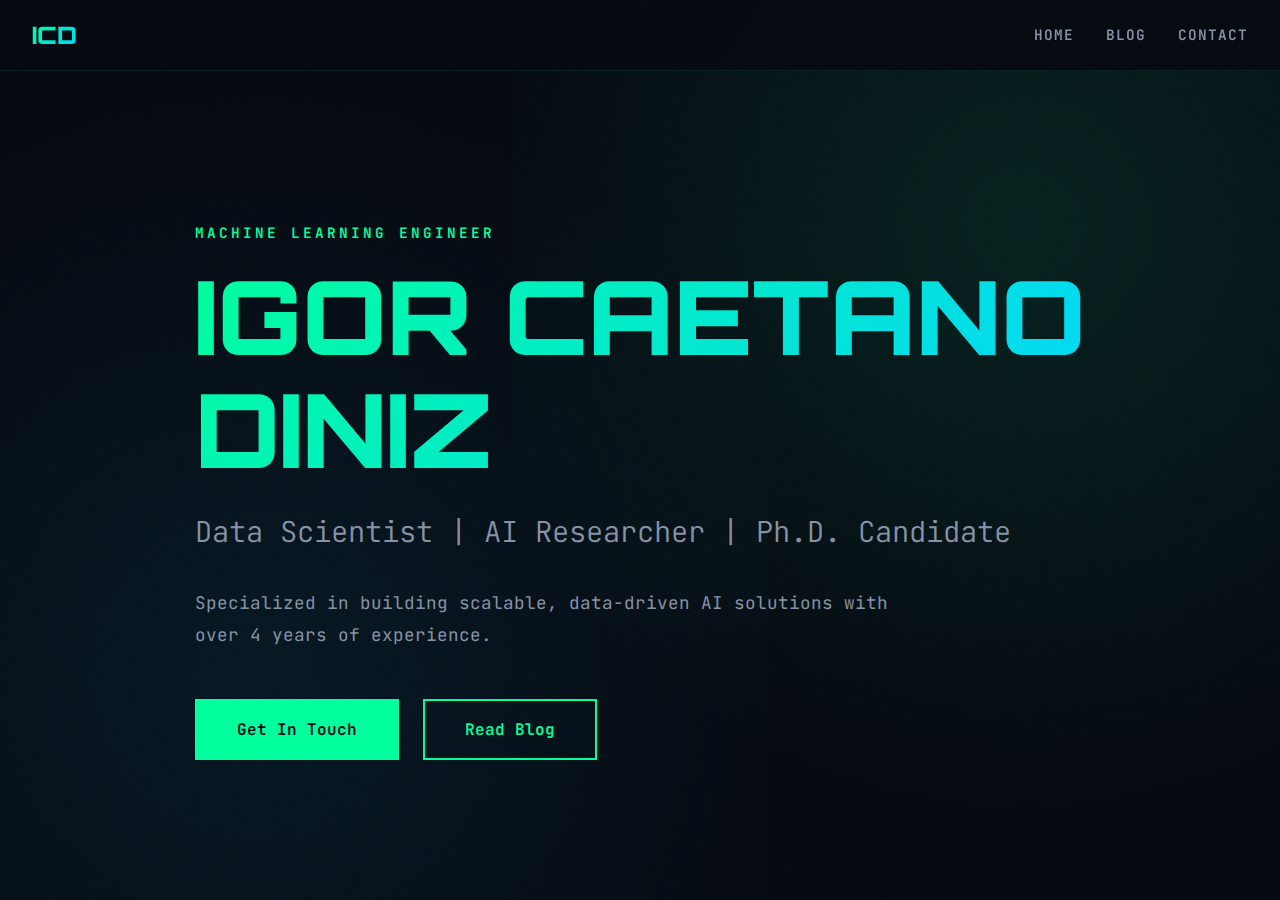
<file: index.html>
<!DOCTYPE html>
<html lang="en">
<head>
    <meta charset="UTF-8">
    <meta name="viewport" content="width=device-width, initial-scale=1.0">
    <title>Igor Caetano Diniz - ML Engineer & Data Scientist</title>
    <link rel="preconnect" href="https://fonts.googleapis.com">
    <link rel="preconnect" href="https://fonts.gstatic.com" crossorigin>
    <link href="https://fonts.googleapis.com/css2?family=Orbitron:wght@700;900&family=JetBrains+Mono:wght@300;400;600&display=swap" rel="stylesheet">
    <style>
        :root {
            --primary: #00ff9d;
            --secondary: #00d4ff;
            --dark: #0a0e1a;
            --darker: #050810;
            --text: #e0e6ed;
            --text-dim: #8892a6;
            --accent: #ff006e;
        }

        * {
            margin: 0;
            padding: 0;
            box-sizing: border-box;
        }

        body {
            font-family: 'JetBrains Mono', monospace;
            background: var(--darker);
            color: var(--text);
            line-height: 1.6;
            overflow-x: hidden;
        }

        .grain {
            position: fixed;
            top: 0;
            left: 0;
            width: 100%;
            height: 100%;
            pointer-events: none;
            opacity: 0.03;
            z-index: 1000;
            background-image: url("data:image/svg+xml,%3Csvg viewBox='0 0 400 400' xmlns='http://www.w3.org/2000/svg'%3E%3Cfilter id='noiseFilter'%3E%3CfeTurbulence type='fractalNoise' baseFrequency='4' numOctaves='4' /%3E%3C/filter%3E%3Crect width='100%25' height='100%25' filter='url(%23noiseFilter)' /%3E%3C/svg%3E");
        }

        /* Navigation */
        nav {
            position: fixed;
            top: 0;
            left: 0;
            right: 0;
            background: rgba(5, 8, 16, 0.95);
            backdrop-filter: blur(10px);
            border-bottom: 1px solid rgba(0, 255, 157, 0.1);
            padding: 1rem 0;
            z-index: 100;
            animation: slideDown 0.6s ease-out;
        }

        @keyframes slideDown {
            from {
                transform: translateY(-100%);
            }
            to {
                transform: translateY(0);
            }
        }

        .nav-container {
            max-width: 1400px;
            margin: 0 auto;
            padding: 0 2rem;
            display: flex;
            justify-content: space-between;
            align-items: center;
        }

        .nav-logo {
            font-family: 'Orbitron', sans-serif;
            font-size: 1.5rem;
            font-weight: 900;
            background: linear-gradient(135deg, var(--primary) 0%, var(--secondary) 100%);
            -webkit-background-clip: text;
            -webkit-text-fill-color: transparent;
            background-clip: text;
            text-decoration: none;
        }

        .nav-links {
            display: flex;
            gap: 2rem;
            list-style: none;
        }

        .nav-links a {
            color: var(--text-dim);
            text-decoration: none;
            font-size: 0.9rem;
            font-weight: 600;
            text-transform: uppercase;
            letter-spacing: 1px;
            transition: all 0.3s ease;
            position: relative;
        }

        .nav-links a::after {
            content: '';
            position: absolute;
            bottom: -5px;
            left: 0;
            width: 0;
            height: 2px;
            background: var(--primary);
            transition: width 0.3s ease;
        }

        .nav-links a:hover {
            color: var(--primary);
        }

        .nav-links a:hover::after {
            width: 100%;
        }

        .nav-toggle {
            display: none;
            flex-direction: column;
            gap: 5px;
            cursor: pointer;
        }

        .nav-toggle span {
            width: 25px;
            height: 2px;
            background: var(--primary);
            transition: all 0.3s ease;
        }

        .container {
            max-width: 1400px;
            margin: 0 auto;
            padding: 0 2rem;
        }

        /* Hero Section */
        .hero {
            min-height: 100vh;
            display: flex;
            align-items: center;
            position: relative;
            overflow: hidden;
            padding-top: 80px;
        }

        .hero::before {
            content: '';
            position: absolute;
            top: -50%;
            right: -20%;
            width: 80%;
            height: 150%;
            background: radial-gradient(circle, rgba(0, 255, 157, 0.1) 0%, transparent 70%);
            animation: float 20s ease-in-out infinite;
        }

        .hero::after {
            content: '';
            position: absolute;
            bottom: -50%;
            left: -20%;
            width: 80%;
            height: 150%;
            background: radial-gradient(circle, rgba(0, 212, 255, 0.08) 0%, transparent 70%);
            animation: float 25s ease-in-out infinite reverse;
        }

        @keyframes float {
            0%, 100% { transform: translate(0, 0) rotate(0deg); }
            33% { transform: translate(30px, -30px) rotate(5deg); }
            66% { transform: translate(-20px, 20px) rotate(-5deg); }
        }

        .hero-content {
            position: relative;
            z-index: 2;
            animation: fadeInUp 1s ease-out;
        }

        @keyframes fadeInUp {
            from {
                opacity: 0;
                transform: translateY(30px);
            }
            to {
                opacity: 1;
                transform: translateY(0);
            }
        }

        .hero-label {
            font-size: 0.9rem;
            color: var(--primary);
            font-weight: 600;
            letter-spacing: 3px;
            text-transform: uppercase;
            margin-bottom: 1rem;
            display: inline-block;
            animation: fadeInUp 1s ease-out 0.2s backwards;
        }

        .hero-title {
            font-family: 'Orbitron', sans-serif;
            font-size: clamp(3rem, 8vw, 6.5rem);
            font-weight: 900;
            line-height: 1.1;
            margin-bottom: 1.5rem;
            background: linear-gradient(135deg, var(--primary) 0%, var(--secondary) 100%);
            -webkit-background-clip: text;
            -webkit-text-fill-color: transparent;
            background-clip: text;
            animation: fadeInUp 1s ease-out 0.4s backwards;
        }

        .hero-subtitle {
            font-size: clamp(1.2rem, 3vw, 1.8rem);
            color: var(--text-dim);
            margin-bottom: 2rem;
            font-weight: 300;
            animation: fadeInUp 1s ease-out 0.6s backwards;
        }

        .hero-description {
            max-width: 700px;
            font-size: 1.1rem;
            line-height: 1.8;
            margin-bottom: 3rem;
            color: var(--text-dim);
            animation: fadeInUp 1s ease-out 0.8s backwards;
        }

        .cta-buttons {
            display: flex;
            gap: 1.5rem;
            flex-wrap: wrap;
            animation: fadeInUp 1s ease-out 1s backwards;
        }

        .btn {
            padding: 1rem 2.5rem;
            font-family: 'JetBrains Mono', monospace;
            font-size: 1rem;
            font-weight: 600;
            text-decoration: none;
            border: 2px solid;
            cursor: pointer;
            transition: all 0.3s ease;
            position: relative;
            overflow: hidden;
        }

        .btn-primary {
            background: var(--primary);
            color: var(--darker);
            border-color: var(--primary);
        }

        .btn-primary::before {
            content: '';
            position: absolute;
            top: 50%;
            left: 50%;
            width: 0;
            height: 0;
            background: var(--secondary);
            border-radius: 50%;
            transform: translate(-50%, -50%);
            transition: width 0.6s ease, height 0.6s ease;
        }

        .btn-primary:hover::before {
            width: 300px;
            height: 300px;
        }

        .btn-primary span {
            position: relative;
            z-index: 1;
        }

        .btn-secondary {
            background: transparent;
            color: var(--primary);
            border-color: var(--primary);
        }

        .btn-secondary:hover {
            background: var(--primary);
            color: var(--darker);
            transform: translateY(-2px);
            box-shadow: 0 10px 30px rgba(0, 255, 157, 0.3);
        }

        /* Sections - rest of CSS remains the same */
        .section {
            padding: 8rem 0;
            position: relative;
        }

        .section-title {
            font-family: 'Orbitron', sans-serif;
            font-size: clamp(2.5rem, 5vw, 4rem);
            font-weight: 900;
            margin-bottom: 1rem;
            background: linear-gradient(135deg, var(--primary) 0%, var(--secondary) 100%);
            -webkit-background-clip: text;
            -webkit-text-fill-color: transparent;
            background-clip: text;
        }

        .section-subtitle {
            color: var(--text-dim);
            font-size: 1.2rem;
            margin-bottom: 4rem;
            font-weight: 300;
        }

        /* Responsive */
        @media (max-width: 768px) {
            .nav-links {
                display: none;
                position: absolute;
                top: 100%;
                left: 0;
                right: 0;
                background: rgba(5, 8, 16, 0.98);
                flex-direction: column;
                padding: 2rem;
                border-bottom: 1px solid rgba(0, 255, 157, 0.1);
            }

            .nav-links.active {
                display: flex;
            }

            .nav-toggle {
                display: flex;
            }
        }

        /* I'll continue with remaining styles... */
    </style>
</head>
<body>
    <div class="grain"></div>

    <!-- Navigation -->
    <nav>
        <div class="nav-container">
            <a href="index.html" class="nav-logo">ICD</a>
            <ul class="nav-links" id="navLinks">
                <li><a href="index.html">Home</a></li>
                <li><a href="blog.html">Blog</a></li>
                <li><a href="#contact">Contact</a></li>
            </ul>
            <div class="nav-toggle" id="navToggle">
                <span></span>
                <span></span>
                <span></span>
            </div>
        </div>
    </nav>

    <!-- Hero and rest of content -->
    <section class="hero">
        <div class="container">
            <div class="hero-content">
                <div class="hero-label">Machine Learning Engineer</div>
                <h1 class="hero-title">IGOR CAETANO<br>DINIZ</h1>
                <p class="hero-subtitle">Data Scientist | AI Researcher | Ph.D. Candidate</p>
                <p class="hero-description">
                    Specialized in building scalable, data-driven AI solutions with over 4 years of experience.
                </p>
                <div class="cta-buttons">
                    <a href="#contact" class="btn btn-primary"><span>Get In Touch</span></a>
                    <a href="blog.html" class="btn btn-secondary">Read Blog</a>
                </div>
            </div>
        </div>
    </section>

    <script>
        const navToggle = document.getElementById('navToggle');
        const navLinks = document.getElementById('navLinks');
        navToggle.addEventListener('click', () => {
            navLinks.classList.toggle('active');
        });
    </script>
</body>
</html>
</file>
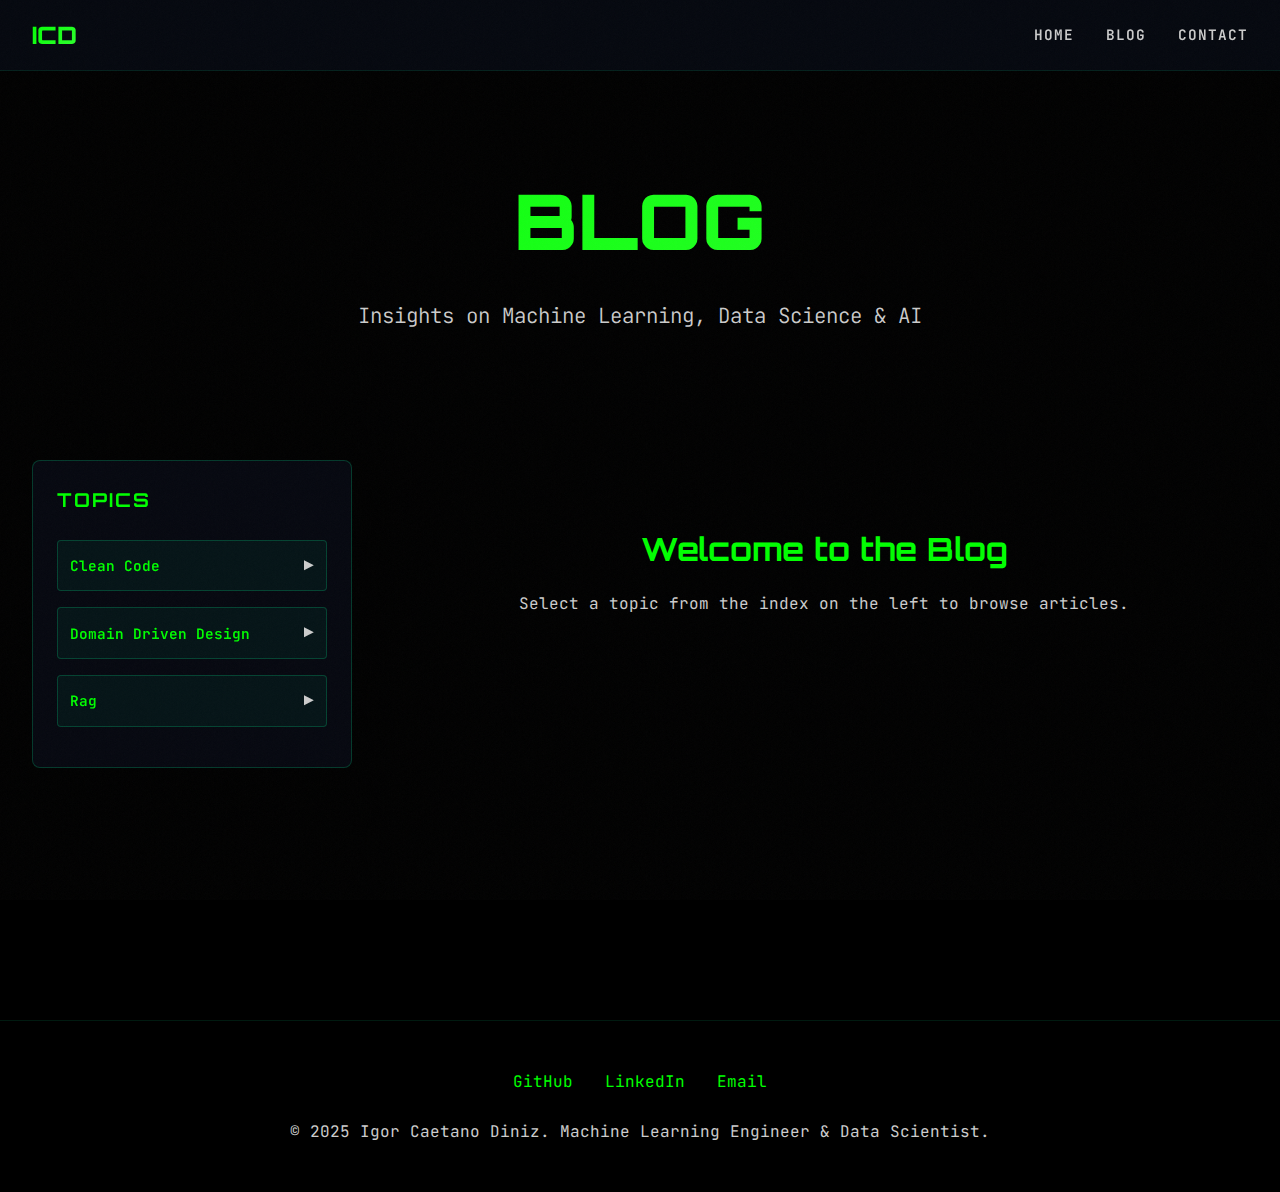
<file: blog.html>
<!DOCTYPE html>
<html lang="en">
<head>
    <meta charset="UTF-8">
    <meta name="viewport" content="width=device-width, initial-scale=1.0">
    <title>Blog - Igor Caetano Diniz</title>
    
    <!-- Fonts -->
    <link rel="preconnect" href="https://fonts.googleapis.com">
    <link rel="preconnect" href="https://fonts.gstatic.com" crossorigin>
    <link href="https://fonts.googleapis.com/css2?family=Orbitron:wght@700;900&family=JetBrains+Mono:wght@300;400;600&display=swap" rel="stylesheet">
    
    <!-- Styles -->
    <link rel="stylesheet" href="css/styles.css">
</head>
<body>
    <!-- Grain texture overlay -->
    <div class="grain"></div>

    <!-- Navigation -->
    <nav>
        <div class="nav-container">
            <a href="index.html" class="nav-logo">ICD</a>
            <ul class="nav-links">
                <li><a href="index.html">Home</a></li>
                <li><a href="blog.html">Blog</a></li>
                <li><a href="index.html#contact">Contact</a></li>
            </ul>
        </div>
    </nav>

    <!-- Blog Header -->
    <div class="blog-header">
        <div class="container">
            <h1 class="blog-title">BLOG</h1>
            <p class="blog-subtitle">Insights on Machine Learning, Data Science & AI</p>
        </div>
    </div>

    <!-- Articles Section -->
    <section class="articles-section">
        <div class="container">
            <div class="blog-layout">
                <aside class="articles-index" id="articlesIndex">
                    <!-- Index will be rendered here by JavaScript -->
                </aside>
                <div class="articles-main" id="articlesGrid">
                    <div class="welcome-message">
                        <h2>Welcome to the Blog</h2>
                        <p>Select a topic from the index on the left to browse articles.</p>
                    </div>
                </div>
            </div>
        </div>
    </section>

    <style>
        .blog-layout {
            display: flex;
            gap: 3rem;
            align-items: flex-start;
        }

        .articles-main {
            flex: 1;
            min-height: 400px;
        }

        .articles-index {
            width: 320px;
            position: sticky;
            top: 100px;
            max-height: calc(100vh - 120px);
            overflow-y: auto;
            background: rgba(10, 14, 26, 0.6);
            backdrop-filter: blur(10px);
            border: 1px solid rgba(0, 255, 157, 0.2);
            border-radius: 8px;
            padding: 1.5rem;
        }

        .index-title {
            font-family: 'Orbitron', sans-serif;
            font-size: 1.2rem;
            color: var(--primary);
            margin-bottom: 1.5rem;
            text-transform: uppercase;
            letter-spacing: 2px;
        }

        .topic-group {
            margin-bottom: 1rem;
        }

        .topic-header {
            display: flex;
            justify-content: space-between;
            align-items: center;
            padding: 0.75rem;
            background: rgba(0, 255, 157, 0.05);
            border: 1px solid rgba(0, 255, 157, 0.2);
            border-radius: 4px;
            cursor: pointer;
            transition: all 0.3s ease;
            margin-bottom: 0.5rem;
        }

        .topic-header:hover {
            background: rgba(0, 255, 157, 0.1);
            border-color: var(--primary);
        }

        .topic-name {
            font-weight: 600;
            color: var(--primary);
            text-transform: capitalize;
            font-size: 0.9rem;
        }

        .topic-toggle {
            color: var(--text-dim);
            transition: transform 0.3s ease;
        }

        .topic-group.expanded .topic-toggle {
            transform: rotate(90deg);
        }

        .topic-articles {
            display: none;
            padding-left: 0.5rem;
            margin-bottom: 0.5rem;
        }

        .topic-group.expanded .topic-articles {
            display: block;
        }

        .index-article {
            display: block;
            padding: 0.6rem 0.75rem;
            color: var(--text-dim);
            text-decoration: none;
            cursor: pointer;
            border-left: 2px solid transparent;
            transition: all 0.3s ease;
            font-size: 0.85rem;
            margin-bottom: 0.25rem;
        }

        .index-article:hover {
            color: var(--secondary);
            border-left-color: var(--secondary);
            padding-left: 1rem;
        }

        .welcome-message {
            text-align: center;
            padding: 4rem 2rem;
            color: var(--text-dim);
        }

        .welcome-message h2 {
            font-family: 'Orbitron', sans-serif;
            color: var(--primary);
            margin-bottom: 1rem;
            font-size: 2rem;
        }

        .articles-main .article-card {
            margin-bottom: 2rem;
        }

        @media (max-width: 968px) {
            .blog-layout {
                flex-direction: column;
            }

            .articles-index {
                width: 100%;
                position: relative;
                top: 0;
                max-height: none;
                order: -1;
            }
        }
    </style>

    <!-- Footer -->
    <footer>
        <div class="container">
            <div class="footer-links">
                <a href="https://github.com/igorconsulting" target="_blank" class="footer-link">GitHub</a>
                <a href="https://www.linkedin.com/in/igor-caetano-diniz/" target="_blank" class="footer-link">LinkedIn</a>
                <a href="mailto:icaetanodiniz@gmail.com" class="footer-link">Email</a>
            </div>
            <p>© 2025 Igor Caetano Diniz. Machine Learning Engineer & Data Scientist.</p>
        </div>
    </footer>

    <!-- JavaScript Modules -->
    <script src="blog/config/articles-config.js"></script>
    <script src="js/blog-renderer.js"></script>
    <script>
        // Initialize blog when DOM is ready
        document.addEventListener('DOMContentLoaded', initBlog);
    </script>
</body>
</html>
</file>
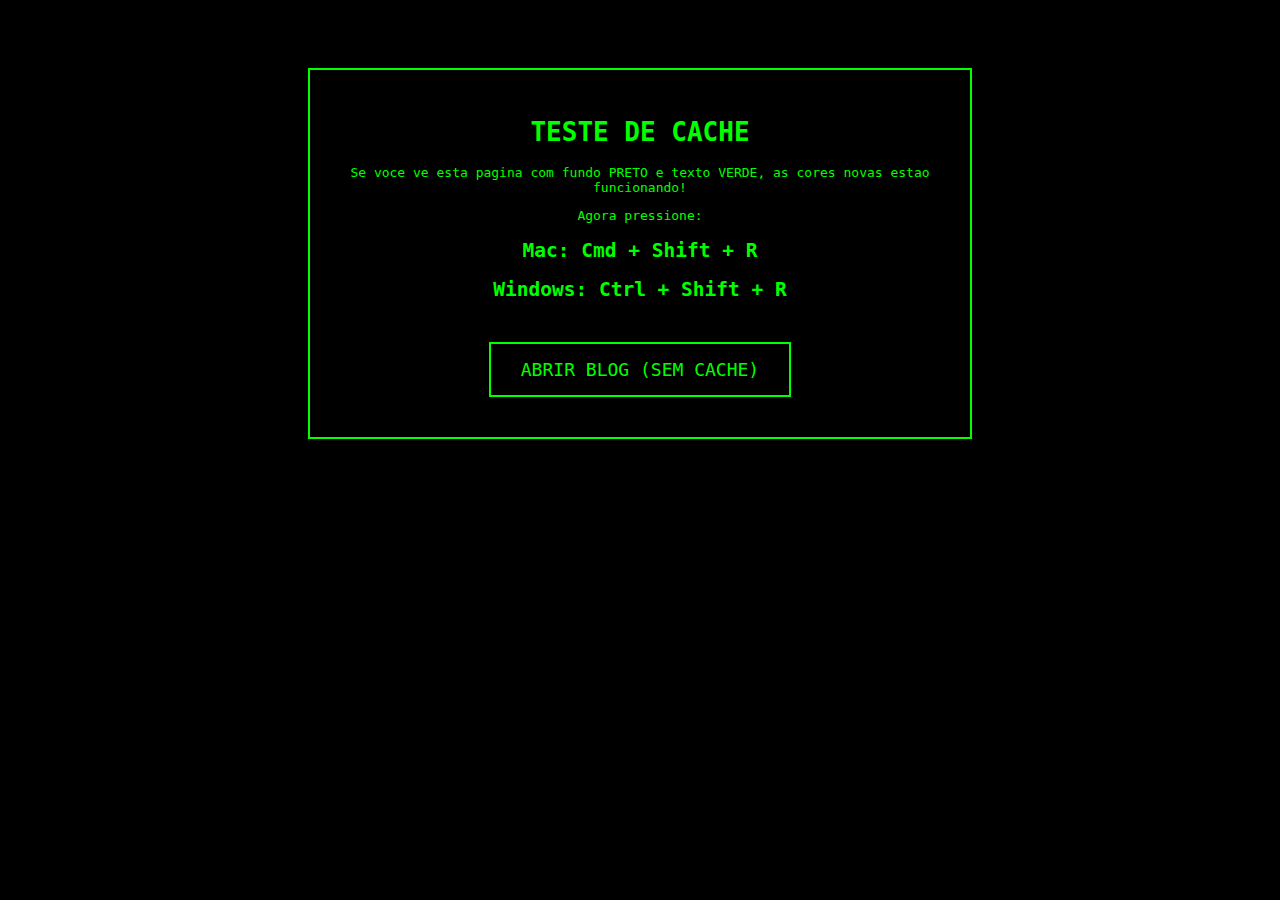
<file: clear_cache.html>
<!DOCTYPE html>
<html>
<head>
    <meta charset="UTF-8">
    <meta http-equiv="Cache-Control" content="no-cache, no-store, must-revalidate">
    <meta http-equiv="Pragma" content="no-cache">
    <meta http-equiv="Expires" content="0">
    <title>Limpar Cache</title>
    <style>
        body {
            background: #000;
            color: #0F0;
            font-family: monospace;
            padding: 40px;
            text-align: center;
        }
        .box {
            border: 2px solid #0F0;
            padding: 30px;
            margin: 20px auto;
            max-width: 600px;
        }
        button {
            background: #000;
            color: #0F0;
            border: 2px solid #0F0;
            padding: 15px 30px;
            font-size: 18px;
            cursor: pointer;
            font-family: monospace;
            margin: 10px;
        }
        button:hover {
            background: #0F0;
            color: #000;
        }
    </style>
</head>
<body>
    <div class="box">
        <h1>TESTE DE CACHE</h1>
        <p>Se voce ve esta pagina com fundo PRETO e texto VERDE, as cores novas estao funcionando!</p>
        <p>Agora pressione:</p>
        <h2>Mac: Cmd + Shift + R</h2>
        <h2>Windows: Ctrl + Shift + R</h2>
        <br>
        <button onclick="window.location.href='/blog.html?nocache=' + Date.now()">
            ABRIR BLOG (SEM CACHE)
        </button>
    </div>
</body>
</html>
</file>
<file: css/styles.css>
/* ===========================
   VARIABLES & THEME
   =========================== */
:root {
    --primary: #00FF00;        /* Matrix green */
    --secondary: #33FF33;      /* Lighter matrix green */
    --dark: #000000;           /* Pure black */
    --darker: #000000;         /* Pure black */
    --text: #FFFFFF;           /* Pure white */
    --text-dim: #CCCCCC;       /* Light gray, close to white */
    --accent: #00FF00;         /* Matrix green */
}

/* ===========================
   RESET & BASE
   =========================== */
* {
    margin: 0;
    padding: 0;
    box-sizing: border-box;
}

body {
    font-family: 'JetBrains Mono', monospace;
    background: var(--darker);
    color: var(--text);
    line-height: 1.6;
    overflow-x: hidden;
}

.container {
    max-width: 1400px;
    margin: 0 auto;
    padding: 0 2rem;
}

/* ===========================
   GRAIN TEXTURE
   =========================== */
.grain {
    position: fixed;
    top: 0;
    left: 0;
    width: 100%;
    height: 100%;
    pointer-events: none;
    opacity: 0.03;
    z-index: 1000;
    background-image: url("data:image/svg+xml,%3Csvg viewBox='0 0 400 400' xmlns='http://www.w3.org/2000/svg'%3E%3Cfilter id='noiseFilter'%3E%3CfeTurbulence type='fractalNoise' baseFrequency='4' numOctaves='4' /%3E%3C/filter%3E%3Crect width='100%25' height='100%25' filter='url(%23noiseFilter)' /%3E%3C/svg%3E");
}

/* ===========================
   NAVIGATION
   =========================== */
nav {
    position: fixed;
    top: 0;
    left: 0;
    right: 0;
    background: rgba(5, 8, 16, 0.95);
    backdrop-filter: blur(10px);
    border-bottom: 1px solid rgba(0, 255, 157, 0.1);
    padding: 1rem 0;
    z-index: 100;
    animation: slideDown 0.6s ease-out;
}

@keyframes slideDown {
    from { transform: translateY(-100%); }
    to { transform: translateY(0); }
}

.nav-container {
    max-width: 1400px;
    margin: 0 auto;
    padding: 0 2rem;
    display: flex;
    justify-content: space-between;
    align-items: center;
}

.nav-logo {
    font-family: 'Orbitron', sans-serif;
    font-size: 1.5rem;
    font-weight: 900;
    background: linear-gradient(135deg, var(--primary) 0%, var(--secondary) 100%);
    -webkit-background-clip: text;
    -webkit-text-fill-color: transparent;
    background-clip: text;
    text-decoration: none;
}

.nav-links {
    display: flex;
    gap: 2rem;
    list-style: none;
}

.nav-links a {
    color: var(--text-dim);
    text-decoration: none;
    font-size: 0.9rem;
    font-weight: 600;
    text-transform: uppercase;
    letter-spacing: 1px;
    transition: all 0.3s ease;
    position: relative;
}

.nav-links a::after {
    content: '';
    position: absolute;
    bottom: -5px;
    left: 0;
    width: 0;
    height: 2px;
    background: var(--primary);
    transition: width 0.3s ease;
}

.nav-links a:hover {
    color: var(--primary);
}

.nav-links a:hover::after {
    width: 100%;
}

/* ===========================
   BLOG HEADER
   =========================== */
.blog-header {
    padding: 10rem 0 4rem;
    text-align: center;
}

.blog-title {
    font-family: 'Orbitron', sans-serif;
    font-size: clamp(3rem, 6vw, 5rem);
    font-weight: 900;
    background: linear-gradient(135deg, var(--primary) 0%, var(--secondary) 100%);
    -webkit-background-clip: text;
    -webkit-text-fill-color: transparent;
    background-clip: text;
    margin-bottom: 1rem;
}

.blog-subtitle {
    color: var(--text-dim);
    font-size: 1.3rem;
    font-weight: 300;
}

/* ===========================
   ARTICLE CARD
   =========================== */
.articles-section {
    padding: 4rem 0;
}

.articles-grid {
    display: grid;
    grid-template-columns: repeat(auto-fill, minmax(350px, 1fr));
    gap: 2.5rem;
}

.article-card {
    background: var(--dark);
    border: 1px solid rgba(0, 255, 157, 0.1);
    padding: 0;
    overflow: hidden;
    transition: all 0.4s ease;
    cursor: pointer;
    text-decoration: none;
    color: inherit;
    display: block;
}

.article-card:hover {
    transform: translateY(-8px);
    border-color: var(--primary);
    box-shadow: 0 15px 50px rgba(0, 255, 157, 0.15);
}

.article-image {
    width: 100%;
    height: 220px;
    object-fit: cover;
    background: linear-gradient(135deg, rgba(0, 255, 157, 0.1), rgba(0, 212, 255, 0.1));
    display: flex;
    align-items: center;
    justify-content: center;
    font-family: 'Orbitron', sans-serif;
    font-size: 3rem;
    color: var(--primary);
}

.article-image img {
    width: 100%;
    height: 100%;
    object-fit: cover;
}

.article-content {
    padding: 2rem;
}

.article-meta {
    display: flex;
    gap: 1rem;
    margin-bottom: 1rem;
    flex-wrap: wrap;
}

.article-date {
    color: var(--text-dim);
    font-size: 0.85rem;
}

.article-tag {
    padding: 0.3rem 0.8rem;
    background: rgba(0, 255, 157, 0.1);
    border: 1px solid rgba(0, 255, 157, 0.3);
    color: var(--primary);
    font-size: 0.75rem;
    text-transform: uppercase;
    letter-spacing: 1px;
}

.article-title {
    font-family: 'Orbitron', sans-serif;
    font-size: 1.5rem;
    font-weight: 700;
    color: var(--primary);
    margin-bottom: 1rem;
    line-height: 1.3;
}

.article-excerpt {
    color: var(--text-dim);
    line-height: 1.7;
    margin-bottom: 1.5rem;
}

.article-read-more {
    color: var(--secondary);
    font-weight: 600;
    display: inline-flex;
    align-items: center;
    gap: 0.5rem;
    transition: all 0.3s ease;
}

.article-card:hover .article-read-more {
    gap: 1rem;
}

.article-read-more::after {
    content: '→';
    font-size: 1.2rem;
}

/* ===========================
   ARTICLE PAGE
   =========================== */
.article-container {
    max-width: 800px;
    margin: 0 auto;
    padding: 8rem 2rem 4rem;
}

.back-link {
    display: inline-flex;
    align-items: center;
    gap: 0.5rem;
    color: var(--primary);
    text-decoration: none;
    margin-bottom: 2rem;
    transition: all 0.3s ease;
}

.back-link:hover {
    gap: 1rem;
}

.back-link::before {
    content: '←';
    font-size: 1.2rem;
}

.article-header {
    margin-bottom: 3rem;
    padding-bottom: 2rem;
    border-bottom: 1px solid rgba(0, 255, 157, 0.1);
}

/* ===========================
   MARKDOWN CONTENT STYLING
   =========================== */
.article-content {
    color: var(--text);
    font-size: 1.05rem;
    line-height: 1.8;
}

.article-content h1,
.article-content h2,
.article-content h3,
.article-content h4 {
    font-family: 'Orbitron', sans-serif;
    color: var(--primary);
    margin-top: 2.5rem;
    margin-bottom: 1rem;
    line-height: 1.3;
}

.article-content h1 {
    font-size: 2.5rem;
    border-bottom: 2px solid rgba(0, 255, 157, 0.2);
    padding-bottom: 0.5rem;
}

.article-content h2 { font-size: 2rem; }
.article-content h3 { font-size: 1.5rem; }

.article-content p {
    margin-bottom: 1.5rem;
    color: var(--text-dim);
}

.article-content strong {
    color: var(--text);
    font-weight: 600;
}

.article-content em {
    color: var(--secondary);
}

.article-content a {
    color: var(--secondary);
    text-decoration: none;
    border-bottom: 1px solid var(--secondary);
    transition: all 0.3s ease;
}

.article-content a:hover {
    color: var(--primary);
    border-bottom-color: var(--primary);
}

.article-content ul,
.article-content ol {
    margin-bottom: 1.5rem;
    padding-left: 2rem;
}

.article-content li {
    margin-bottom: 0.5rem;
    color: var(--text-dim);
}

.article-content li::marker {
    color: var(--primary);
}

.article-content blockquote {
    border-left: 4px solid var(--primary);
    padding-left: 1.5rem;
    margin: 2rem 0;
    font-style: italic;
    color: var(--text);
    background: rgba(0, 255, 157, 0.05);
    padding: 1rem 1.5rem;
}

.article-content code {
    background: rgba(0, 212, 255, 0.1);
    padding: 0.2rem 0.5rem;
    border-radius: 3px;
    font-family: 'JetBrains Mono', monospace;
    font-size: 0.9em;
    color: var(--secondary);
}

.article-content pre {
    background: var(--dark);
    border: 1px solid rgba(0, 255, 157, 0.2);
    padding: 1.5rem;
    border-radius: 5px;
    overflow-x: auto;
    margin: 2rem 0;
}

.article-content pre code {
    background: none;
    padding: 0;
    color: inherit;
}

.article-content img {
    max-width: 100%;
    height: auto;
    border-radius: 5px;
    margin: 2rem 0;
    border: 1px solid rgba(0, 255, 157, 0.1);
}

.article-content table {
    width: 100%;
    border-collapse: collapse;
    margin: 2rem 0;
}

.article-content table th,
.article-content table td {
    padding: 0.75rem;
    border: 1px solid rgba(0, 255, 157, 0.2);
    text-align: left;
}

.article-content table th {
    background: rgba(0, 255, 157, 0.1);
    color: var(--primary);
    font-weight: 600;
}

.article-content hr {
    border: none;
    border-top: 1px solid rgba(0, 255, 157, 0.2);
    margin: 3rem 0;
}

/* ===========================
   FOOTER
   =========================== */
footer {
    background: var(--darker);
    border-top: 1px solid rgba(0, 255, 157, 0.1);
    padding: 3rem 0;
    text-align: center;
    color: var(--text-dim);
    margin-top: 6rem;
}

.footer-links {
    display: flex;
    justify-content: center;
    gap: 2rem;
    margin-bottom: 1.5rem;
}

.footer-link {
    color: var(--primary);
    text-decoration: none;
    transition: all 0.3s ease;
}

.footer-link:hover {
    color: var(--secondary);
}

/* ===========================
   UTILITY CLASSES
   =========================== */
.loading,
.error,
.no-articles {
    text-align: center;
    padding: 4rem 0;
    color: var(--text-dim);
}

.error {
    color: var(--accent);
}

/* ===========================
   RESPONSIVE
   =========================== */
@media (max-width: 768px) {
    .articles-grid {
        grid-template-columns: 1fr;
    }

    .nav-links {
        display: none;
    }
}
</file>
